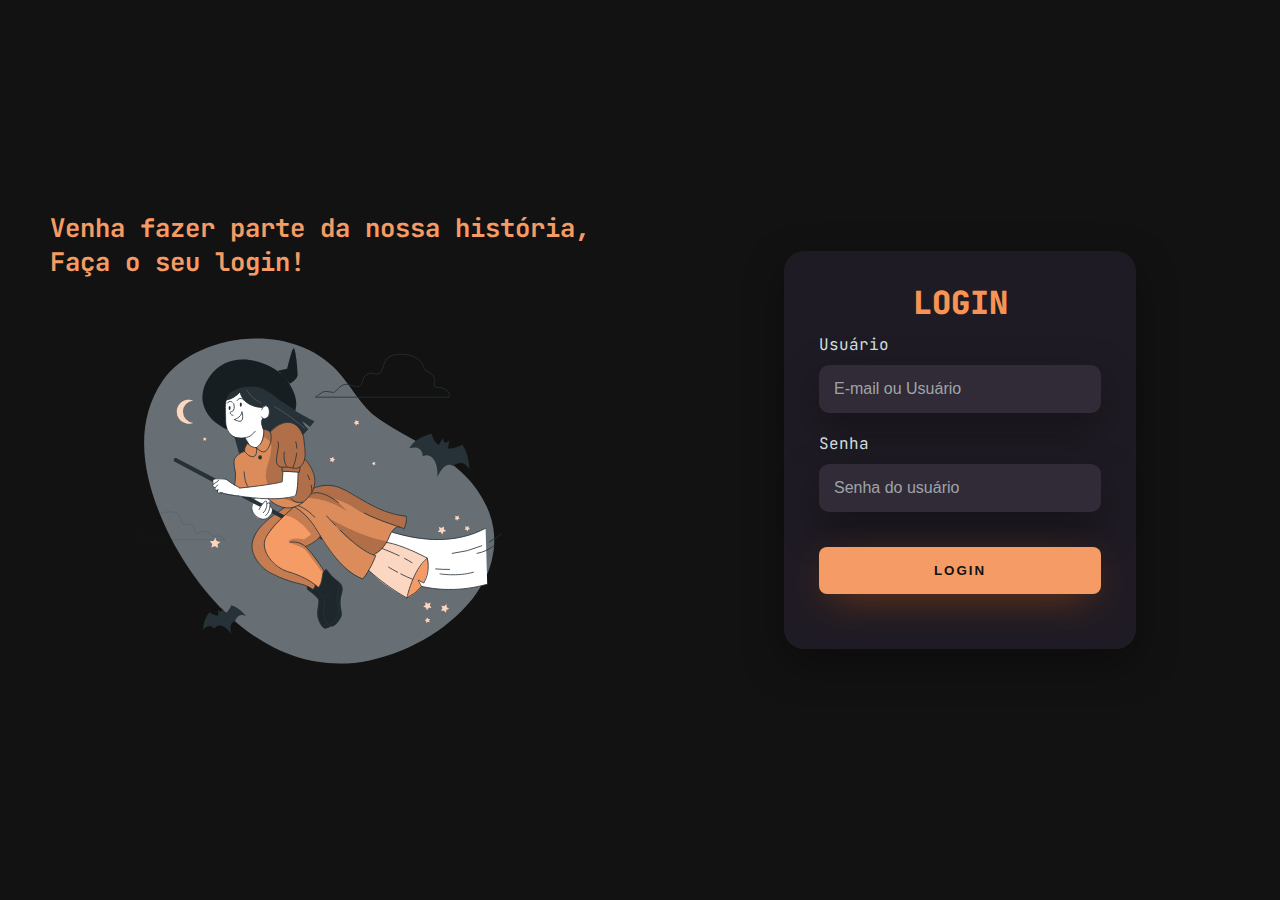
<file: index.html>
<!DOCTYPE html>
<html lang="en">
<head>
    <meta charset="UTF-8">
    <meta name="viewport" content="width=device-width, initial-scale=1.0">
    <title>Login</title>
    <link rel="stylesheet" href="./assets/style.css">
    <link rel="apple-touch-icon" sizes="180x180" href="/apple-touch-icon.png">
    <link rel="icon" type="image/png" sizes="32x32" href="/favicon-32x32.png">
    <link rel="icon" type="image/png" sizes="16x16" href="/favicon-16x16.png">
    <link rel="manifest" href="/site.webmanifest">
</head>
<body>
    <div class="main-login">
        <div class="left-login">
            <h1>Venha fazer parte da nossa história,<br>Faça o seu login!</h1>
            <img src="./assets/witch-animate.svg" class="img" alt="Bruxinha">
        </div>
        <div class="right-login">
            <div class="card">
                <h1>LOGIN</h1>
                <div class="textfield">
                    <label for="usuario">Usuário</label>
                    <input type="text" name="usuario" placeholder="E-mail ou Usuário">
                </div>
                <div class="textfield">
                    <label for="senha">Senha</label>
                    <input type="password" name="senha" placeholder="Senha do usuário">
                </div>
                <button class="btn">Login</button>
            </div>
        </div>
    </div>
</body>
</html>
</file>
<file: assets/style.css>
@import url('https://fonts.googleapis.com/css2?family=JetBrains+Mono:ital,wght@0,100..800;1,100..800&display=swap');

body {
    margin: 0;
    font-family: "JetBrains Mono", monospace;
}

body * {
    box-sizing: border-box;
}

.main-login {
    width: 100vw;
    height: 100vh;
    background-color: #121212;
    display: flex;
    justify-content: center;
    align-items: center;
}

.left-login {
    width: 50vw;
    height: 100vh;
    display: flex;
    justify-content: center;
    align-items: center;
    flex-direction: column;
}

.left-login > h1 {
    font-size: 2vw; /*chamar o h1 dentro da classe .left-login */
    color: #f59b65;
}

.img {
    width: 32vw;
}

.right-login {
    width: 50vw;
    height: 100vh;
    display: flex;
    justify-content: center;
    align-items: center;
}

.card {
    width: 55%;
    display: flex;
    justify-content: center;
    align-items: center;
    flex-direction: column;
    padding: 30px 35px;
    background: #1F1B24;
    border-radius: 20px;
    box-shadow: 0 15px 40px #00000056 ;
}

.card > h1 {
    color: #f79355;
    font-weight: 800;
    margin: 0;
}

.textfield {
    width: 100%;
    display: flex;
    flex-direction: column;
    align-items: flex-start;
    justify-content: center;
    margin: 10px 0px; /* espaço entre os dois textfields */
}

.textfield > input {
    width: 100%;
    border: none;
    border-radius: 10px;
    padding: 15px;
    background: #302b36;
    color: #f0fff0f0;
    font-size: 12pt;
    box-shadow: 0 15px 40px #00000056 ;
    outline: none;
    box-sizing: border-box;
}

.textfield > label {
    color: #f0ffffde;
    margin-bottom: 10px;
}

.textfield > input::placeholder {
    color: #f0ffff94;
}

.btn {
    width: 100%;
    padding: 16px 0px;
    margin: 25px;
    border: none;
    border-radius: 08px;
    outline: none;
    text-transform: uppercase;
    font-weight: 800;
    letter-spacing: 2px;
    color: #121212;
    background-color: #f59b65;
    cursor: pointer;
    box-shadow: 0px 10px 40px -12px #944412;
}

@media only screen and (max-width: 950px) {
    .card {
        width: 85%;
    }
}
@media only screen and (max-width: 600px) {
    .main-login {
        flex-direction: column;
    }
    .left-login > h1 {
        display: none;
    }

    .left-login {
        width: 100%;
        height: auto;
    }

    .right-login {
        width: 100%;
        height: auto;
    }
    .img {
        width: 50vh;
    }

    .card {
        width: 90%;
    }
}
</file>
